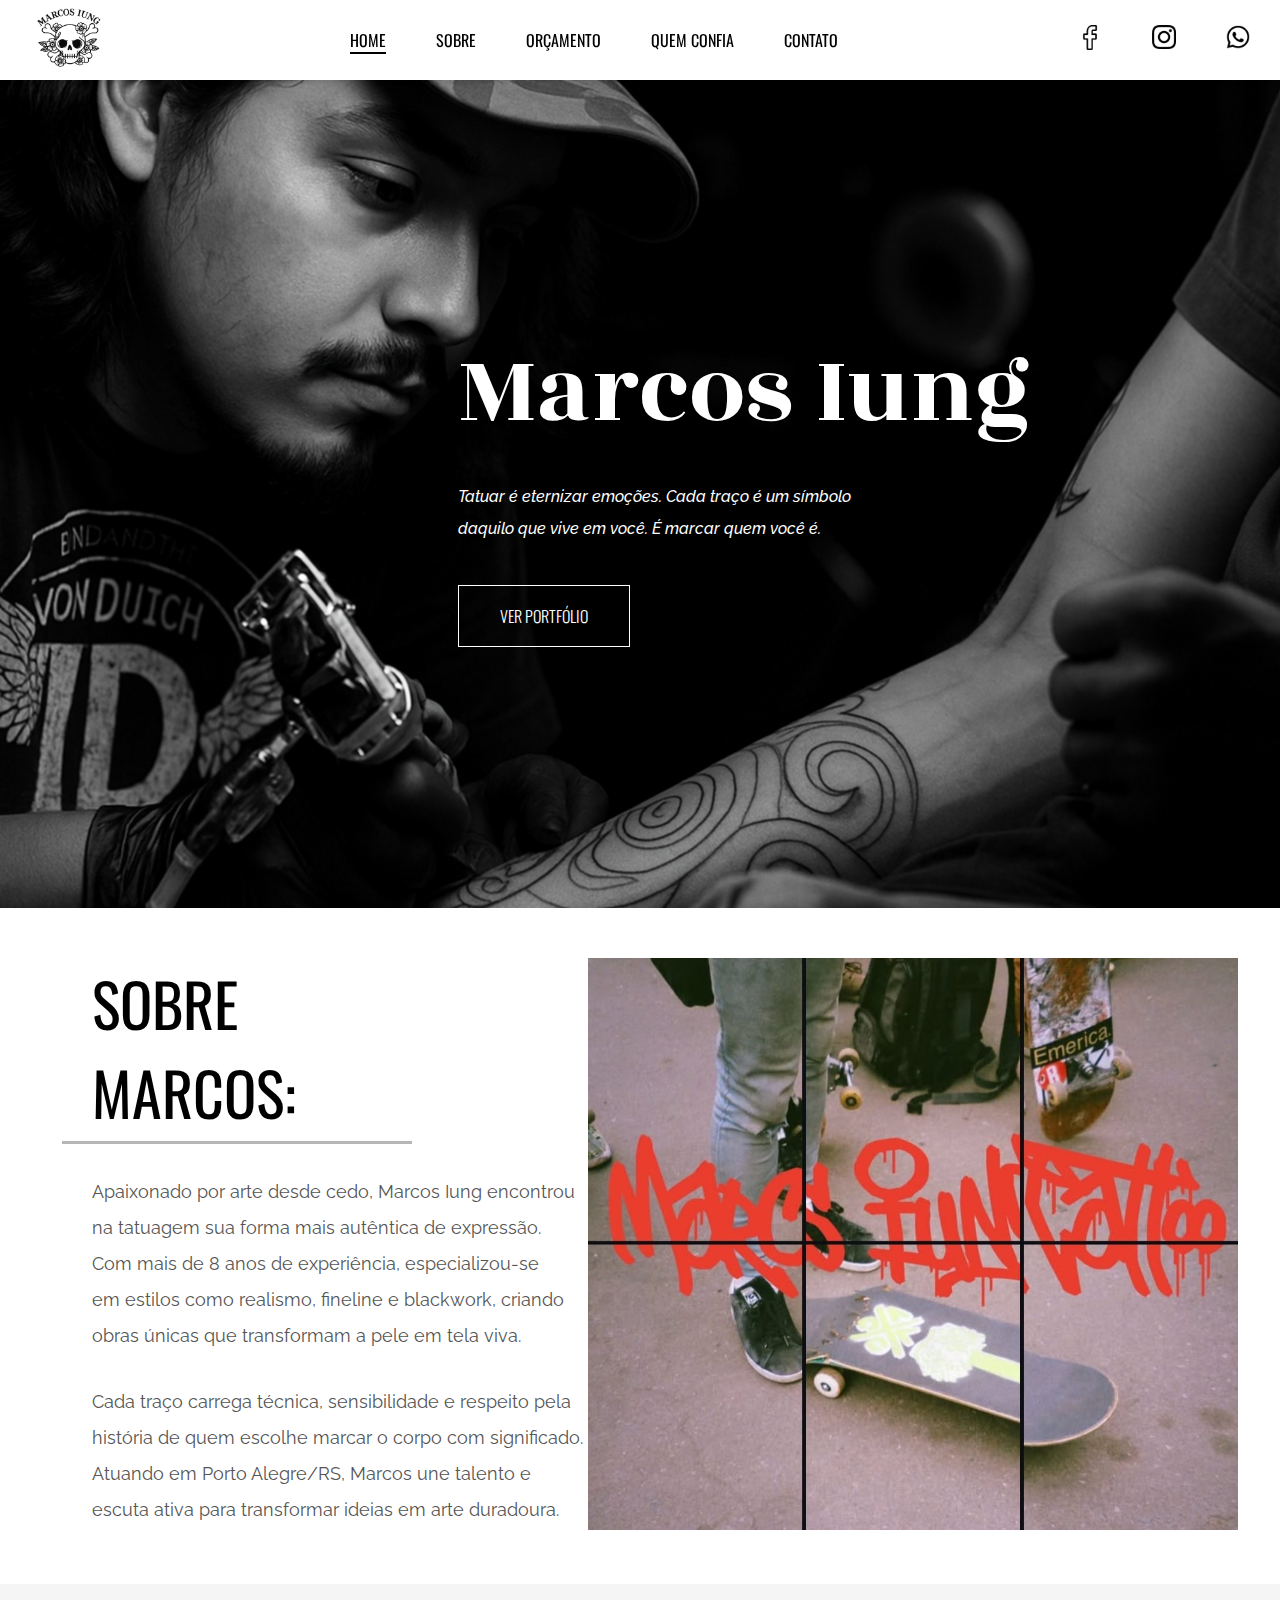
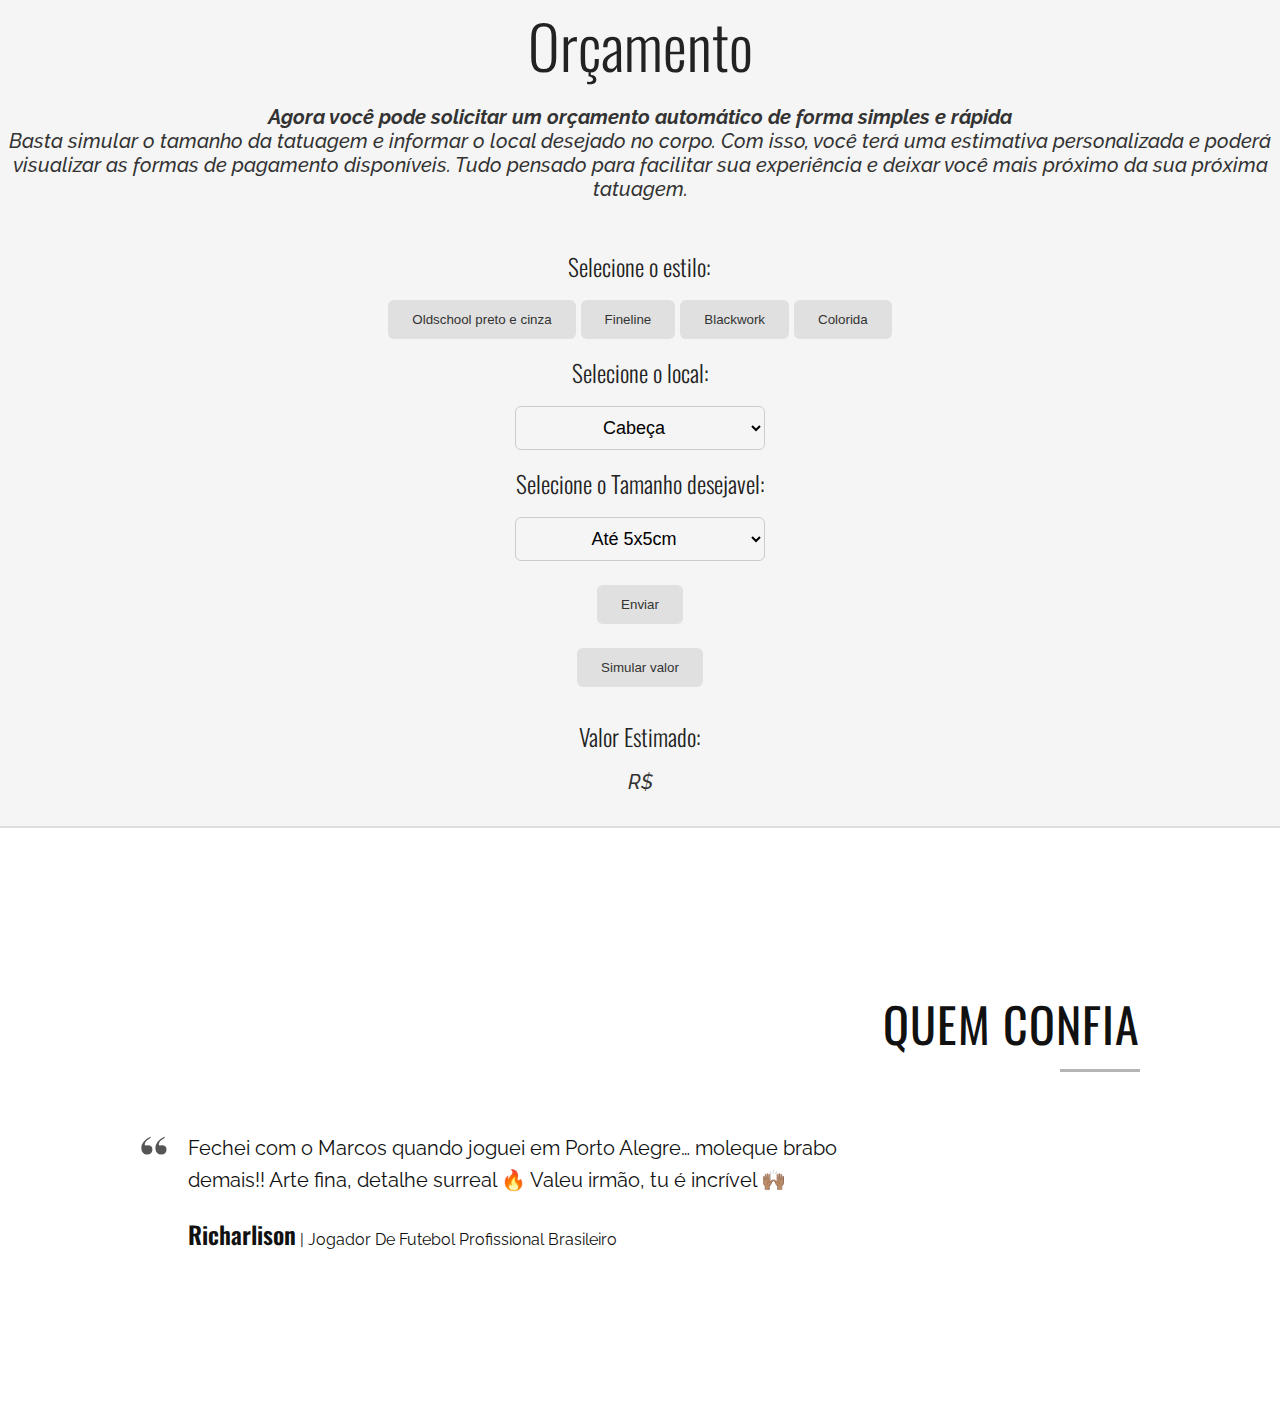
<file: index.html>
<!DOCTYPE html>
<html lang="pt-br">
<head>
    <meta charset="UTF-8">
    <title>Exemplo de Página</title>
    <link rel="stylesheet" href="style/home.css">
    <link rel="stylesheet" href="style/sobre.css">
    <link rel="stylesheet" href="style/orcamento.css">
    <link rel="stylesheet" href="style/quem-confia.css">

    <link rel="preconnect" href="https://fonts.googleapis.com">
    <link rel="preconnect" href="https://fonts.gstatic.com" crossorigin>
    <link href="https://fonts.googleapis.com/css2?family=Oswald:wght@200..700&family=Raleway:ital,wght@0,100..900;1,100..900&family=Rozha+One&display=swap" rel="stylesheet">

</head>
<body>
    <header>
        <div class="logo">
            <img src="img/logo.png" alt="Logo">
        </div>

        <div class="links-cabeçalho">
            <ul>
                <li><a href="#home" class="nav-link" data-section="home">HOME</a></li>
                <li><a href="#sobre" class="nav-link" data-section="sobre">SOBRE</a></li>
                <li><a href="#orcamento" class="nav-link" data-section="orcamento">ORÇAMENTO</a></li>
                <li><a href="#quem-confia" class="nav-link" data-section="quem-confia">QUEM CONFIA</a></li>
                <li><a href="contato.html" class="nav-link">CONTATO</a></li>
            </ul>
        </div>

        <div class="redes-sociais">
            <ul>
                <li><a href="https://www.facebook.com"><img src="img/facebook.png" alt="Facebook" width="24"></a></li>
                <li><a href="https://www.instagram.com"><img src="img/instagram.png" alt="Instagram" width="24"></a></li>
                <li><a href="https://www.whatsapp.com"><img src="img/whatsapp.png" alt="WhatsApp" width="24"></a></li>
            </ul>
        </div>
    </header>

    <section class="home" id="home">
        <div class="escritas-home">
            <h1 class="nome">Marcos Iung</h1>
            <p class="home-frase">Tatuar é eternizar emoções. Cada traço é um símbolo<br>daquilo que vive em você. É marcar quem você é.</p>
            <a href="portfolio.html" class="ver-portifolio">VER PORTFÓLIO</a>
        </div>
    </section>

    <section class="sobre" id="sobre">
        <div class="escritas-sobre">
            <h1 class="sobre-marcos">SOBRE<br>MARCOS:</h1>
            <hr class="linha-personalizada">
            <div class="div-frases-sobre">
                <p class="sobre-frase">Apaixonado por arte desde cedo, Marcos Iung encontrou<br>na tatuagem sua forma mais autêntica de expressão.<br>Com mais de 8 anos de experiência, especializou-se<br>em estilos como realismo, fineline e blackwork, criando<br>obras únicas que transformam a pele em tela viva.</p>
                <p class="sobre-frase">Cada traço carrega técnica, sensibilidade e respeito pela<br>história de quem escolhe marcar o corpo com significado.<br>Atuando em Porto Alegre/RS, Marcos une talento e<br>escuta ativa para transformar ideias em arte duradoura.</p>
            </div>
        </div>
        <div>
            <img src="img/img_sobre.png" alt="Logo">
        </div>
    </section>

    <section class="orcamento" id="orcamento">
        <div class="div-orcamento">
            <h2 class="titulo-orcamento sobre-marcos">Orçamento</h2>
            <p class="frase-orcamento">
                <Strong>Agora você pode solicitar um orçamento automático de forma simples e rápida</Strong><br>
                Basta simular o tamanho da tatuagem e informar o local desejado no corpo. Com isso, 
                você terá uma estimativa personalizada e poderá <br>visualizar as formas de pagamento 
                disponíveis. Tudo pensado para facilitar sua experiência e deixar você mais próximo 
                da sua próxima tatuagem.
            </p>
            <div>
                <h3 class="titulo-orcamento">Selecione o estilo:</h3>
                <button class="botao-orcamento" value="200" onclick="pegarInfo(this.value)">Oldschool preto e cinza</button>
                <button class="botao-orcamento" value="100" onclick="pegarInfo(this.value)">Fineline</button>
                <button class="botao-orcamento" value="150" onclick="pegarInfo(this.value)">Blackwork</button>
                <button class="botao-orcamento" value="150" onclick="pegarInfo(this.value)">Colorida</button>
            </div>
            <div>
                <h3 class="titulo-orcamento">Selecione o local:</h3>
                <form id="formulario1">
                    <label>
                        <select class="local-corpo" id="localSelecionado" name="partes_do_corpo">
                            <option value="300">Cabeça</option>
                            <option value="300">Pescoço </option>
                            <option value="120">Bicep</option>
                            <option value="120">Tríceps</option>
                            <option value="150">Ombro</option>
                            <option value="120">Antebraço </option>
                            <option value="180">Peito</option>
                            <option value="200">Costas</option>
                            <option value="250">Costela</option>
                            <option value="130">Abdômen</option>
                            <option value="120">Coxa</option>
                            <option value="200">Lombar</option>
                            <option value="150">Nádega</option>
                            <option value="200">Canela</option>
                            <option value="200">Panturilha</option>
                        </select>
                    </label>
                </form>
            </div>
            <div>
                <h3 class="titulo-orcamento">Selecione o Tamanho desejavel:</h3>
                <form class="forms" id="formulario2">
                    <label>
                        <Select class="local-corpo" id="tamanhoSelecionado" name="tamanho">
                            <option value="50">Até 5x5cm</option>
                            <option value="100">Até 10x10cm</option>
                            <option value="160">Até 15x15cm </option>
                            <option value="230">Até 20x20cm </option>
                            <option value="330">Até 25x25cm </option>
                        </Select>
                    </label><br>
                    <button class="botao-orcamento" type="button" onclick="pegarDados(estilo)">Enviar</button>
                </form>
            </div>
            <div id="Calcular">
                <button class="botao-orcamento" type="button" onclick="mostrarValor()">Simular valor</button>
                <h3 class="titulo-orcamento">Valor Estimado:</h3>
                <p class="frase-orcamento" id="resultado">R$</p>
            </div>
        </div>
    </section>

    <section id="quem-confia" class="quem-confia">
        <h1 class="titulo">QUEM CONFIA</h1>
        <div class="linha"></div>
        <div class="comentario-bloco">
            <div class="aspas">“</div>
            <div class="texto">
                <p class="comentario">
                    Fechei com o Marcos quando joguei em Porto Alegre… moleque brabo demais!! Arte fina, detalhe surreal 🔥
                    Valeu irmão, tu é incrível 🙌🏽
                </p>
                <p class="autor">
                    <span class="nome-testemunho">Richarlison</span> | Jogador De Futebol Profissional Brasileiro
                </p>
            </div>
        </div>
    </section>

    <script src="js/orcamento.js"></script>
    <script src="js/home.js"></script>
</body>
</html>
</file>
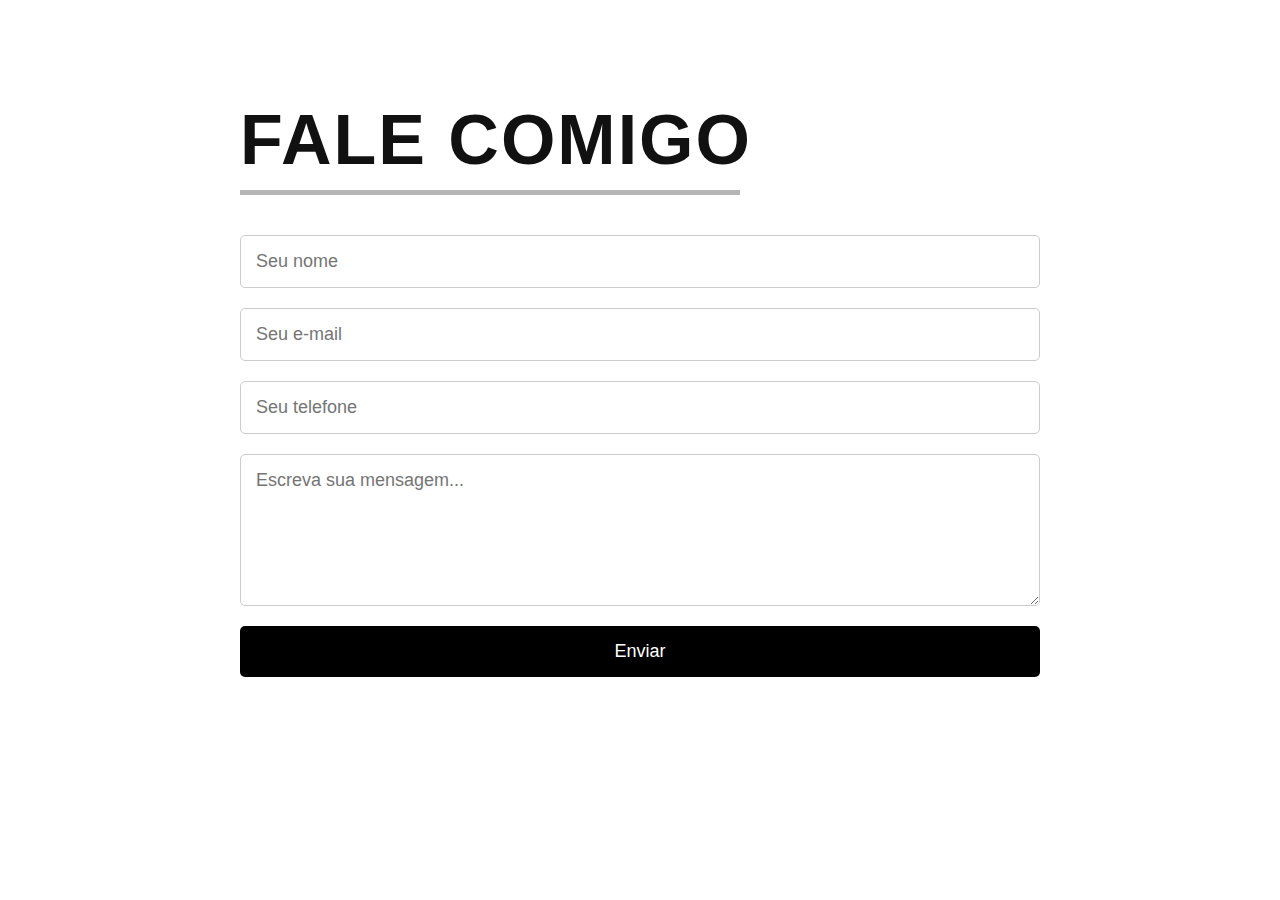
<file: contato.html>
<!DOCTYPE html>
<html lang="pt-BR">
  <head>
    <meta charset="UTF-8" />
    <meta name="viewport" content="width=device-width, initial-scale=1" />
    <title>Contato</title>
    <link rel="stylesheet" href="style/home.css" />
    <link rel="stylesheet" href="style/contato.css" />
  </head>

  <body>
    <section class="contato">
      <h1 class="titulo">FALE COMIGO</h1>
      <div class="linha"></div>
      <form id="form-contato">
        <input type="text" placeholder="Seu nome" required />
        <input type="email" placeholder="Seu e-mail" required />
        <input type="tel" placeholder="Seu telefone" />
        <textarea placeholder="Escreva sua mensagem..." required></textarea>
        <button type="submit">Enviar</button>
      </form>
    </section>

    <script>
      document.getElementById("form-contato").addEventListener("submit", function (e) {
        e.preventDefault();
        alert("Mensagem enviada com sucesso!");
        this.reset();
      });
    </script>
  </body>
</html>
</file>
<file: style/home.css>
@import url('https://fonts.googleapis.com/css2?family=Oswald:wght@200..700&family=Raleway:ital,wght@0,100..900;1,100..900&family=Rozha+One&display=swap');

html {
    scroll-behavior: smooth;
}

body, p, h1,ul,li {
    padding: 0;
    margin: 0;
}

/* HEADER */
header {
    display: flex;
    justify-content: space-between;
    align-items: center !important;
    padding: 5px 30px;
    font-family: "Oswald", sans-serif;
    position: fixed;
    top: 0;
    left: 0;
    width: 100%;
    height: 80px;
    z-index: 9999;
    background-color: white;
    box-sizing: border-box;
    box-shadow: 0 2px 4px rgba(0, 0, 0, 0.1);
}

.logo img {
    width: 80px;
    flex-shrink: 0;
}

.links-cabeçalho ul,
.redes-sociais ul {
    list-style: none;
    display: flex;
    gap: 50px;
}

.links-cabeçalho a,
.redes-sociais a {
    text-decoration: none;
    color: black; 
    position: relative;
}

.links-cabeçalho a:hover::after,
.links-cabeçalho a.active::after {
    content: '';
    position: absolute;
    bottom: -2px;
    left: 0;
    width: 100%;
    height: 2px;
    background-color: black;
}

.redes-sociais a img {
    transition: transform 0.3s ease;
}

.redes-sociais a:hover img {
    transform: scale(1.2);
}


/* SECTION HOME */
.home {
    background-image: url('../img/fundo.png');
    background-position: center;
    height: 92vh;
    margin-top: 80px;
    color: white;
    display: flex;
    justify-content: end;
    align-items: center;
    padding-right: 250px;
}

.escritas-home {
    display: flex;
    flex-direction: column;
    gap: 40px;
}

.nome {
    font-family: "Rozha One", serif;
    font-weight: 400;
    font-size: 100px;
    line-height: 1;
}

.home-frase {
    font-family: "Raleway", sans-serif;
    font-style: italic;
    font-weight: 500;
    font-size: 16px;
    line-height: 2;
}

.ver-portifolio {
    display: flex;
    justify-content: center;
    align-items: center;
    width: 170px;
    height: 60px;
    border: 1px solid white;
    color: white;
    text-decoration: none;
    font-family: "Oswald", sans-serif;
    font-size: 16px;
    font-weight: 300;
    cursor: pointer;
    transition: 0.3s;
}


.ver-portifolio:hover {
    background-color: white;
    color: black;
}
</file>
<file: style/sobre.css>
.sobre {
    padding: 50px 40px;
    display: flex;
    justify-content: space-around;
}

.escritas-sobre {
    display: flex;
    flex-direction: column;
    align-items: flex-start;
    position: relative;
}

.sobre-marcos {
    margin-left: 50px;
    font-family: "Oswald", sans-serif;
    font-weight: 400;
    font-size: 60px;
}

.linha-personalizada {
    border: none;
    height: 3px;
    background-color: #b6b6b6;
    width: 350px;
    margin: 5px 0 30px 20px;
}

.div-frases-sobre {
    display: flex;
    flex-direction: column;
    gap: 30px;
}

.sobre-frase {
    margin-left: 50px;
    font-family: "Raleway", sans-serif;
    font-size: 18px;
    line-height: 2;
    color: #555;
}

.sobre img {
    width: 650px;
    height: auto;
}

.ver-portifolio-sobre {
    margin-left: auto; /* Faz o botão ir para a direita */
    margin-top: 30px;
    color: black;
    font-family: "Oswald", sans-serif;
    font-weight: 400;
    text-decoration: none;
    padding: 10px 20px;
    transition: 0.3s;
}

.ver-portifolio-sobre:hover {
    background-color: black;
    color: white;
}
</file>
<file: style/orcamento.css>
.orcamento {
    font-family: "Raleway", sans-serif;
    background-color: #f5f5f5;
    color: #333;
    margin: 0;
}

.div-orcamento {
    display: flex;
    flex-direction: column;
    align-items: center;
}

.titulo-orcamento {
    color: #222;
    margin: 1rem;
    font-family: "Oswald", sans-serif;
    font-size: 20;
    font-weight: 300 !important;
    text-align: center;
}

.frase-orcamento {
font-style: italic;
margin-bottom: 2rem;
text-align: center;
}


.botao-orcamento {
background-color: #e0e0e0;
color: #333;
border: none;
padding: 0.75rem 1.5rem;
border-radius: 6px;
cursor: pointer;
transition: background-color 0.2s ease;
}

.botao-orcamento:hover {
background-color: #979797;
}


#orcamento {
    font-size: 20px;
    font-weight: 500;
    border-bottom: 2px solid #ddd;
}

.local-corpo {
    cursor: pointer;
    border: 1px solid #ccc;
    background-color: #f5f5f5;
    outline: none;
    font-size: 18px;
    padding: 10px 20px;
    border-radius: 6px;
    width: 250px;
    display: block;
    text-align: center;
}

.local-corpo:hover{
    border: 2px solid #999;
    border-radius: 7px;
}

.forms {
    display: flex;
    justify-content: center;
    flex-direction: column;
    align-items: center;
}

.forms .botao-orcamento {
    margin-bottom: 1.5rem;
    display: block;
    margin-left: auto;
    margin-right: auto;
}

#Calcular {
    display: flex;
    flex-direction: column;
    align-items: center; 
}

#Calcular .botao-orcamento {
    margin-bottom: 1rem; 
}
</file>
<file: style/quem-confia.css>
.quem-confia {
  padding: 160px 0px;
  font-family: "Raleway", sans-serif;
  color: #111;
  max-width: 1000px;
  margin: 0 auto;
}

.titulo {
  font-family: "Oswald", sans-serif;
  font-size: 48px;
  letter-spacing: 1px;
  font-weight: 400;
  margin-bottom: 10px;
  text-align: right;
}

.linha {
  width: 80px;
  height: 3px;
  background-color: #b5b5b5;
  margin-left: auto;
  margin-bottom: 60px;
}

.comentario-bloco {
  display: flex;
  align-items: flex-start;
  gap: 20px;
}

.aspas {
  font-family: "Rozha One", serif;
  font-size: 64px;
  color: #555555;
  line-height: 1;
}

.texto {
  display: flex;
  flex-direction: column;
}

.comentario {
  font-size: 20px;
  line-height: 1.6;
  max-width: 700px;
}

.autor {
  margin-top: 20px;
  font-size: 16px;
}

.nome-testemunho {
  font-family: "Oswald", sans-serif;
  font-weight: 600;
  font-size: 24px;
  color: #111;
  font-style: normal;
}
</file>
<file: style/contato.css>
.contato {
  padding: 100px 40px;
  font-family: "Raleway-Regular", Helvetica;
  color: #111;
  max-width: 800px;
  margin: auto;
}

.titulo {
  font-family: "Oswald-Regular", Helvetica;
  font-size: 70px;
  letter-spacing: 2px;
  margin: 0;
}

.linha {
  width: 500px;
  height: 5px;
  background-color: #b5b5b5;
  margin: 10px 0 40px 0;
}

form {
  display: flex;
  flex-direction: column;
  gap: 20px;
}

input,
textarea {
  font-family: "Raleway-Regular", Helvetica;
  padding: 15px;
  font-size: 18px;
  border: 1px solid #ccc;
  border-radius: 5px;
}

textarea {
  resize: vertical;
  height: 120px;
}

button {
  background-color: black;
  color: white;
  padding: 15px;
  font-size: 18px;
  border: none;
  border-radius: 5px;
  cursor: pointer;
}

button:hover {
  background-color: #333;
}
</file>
